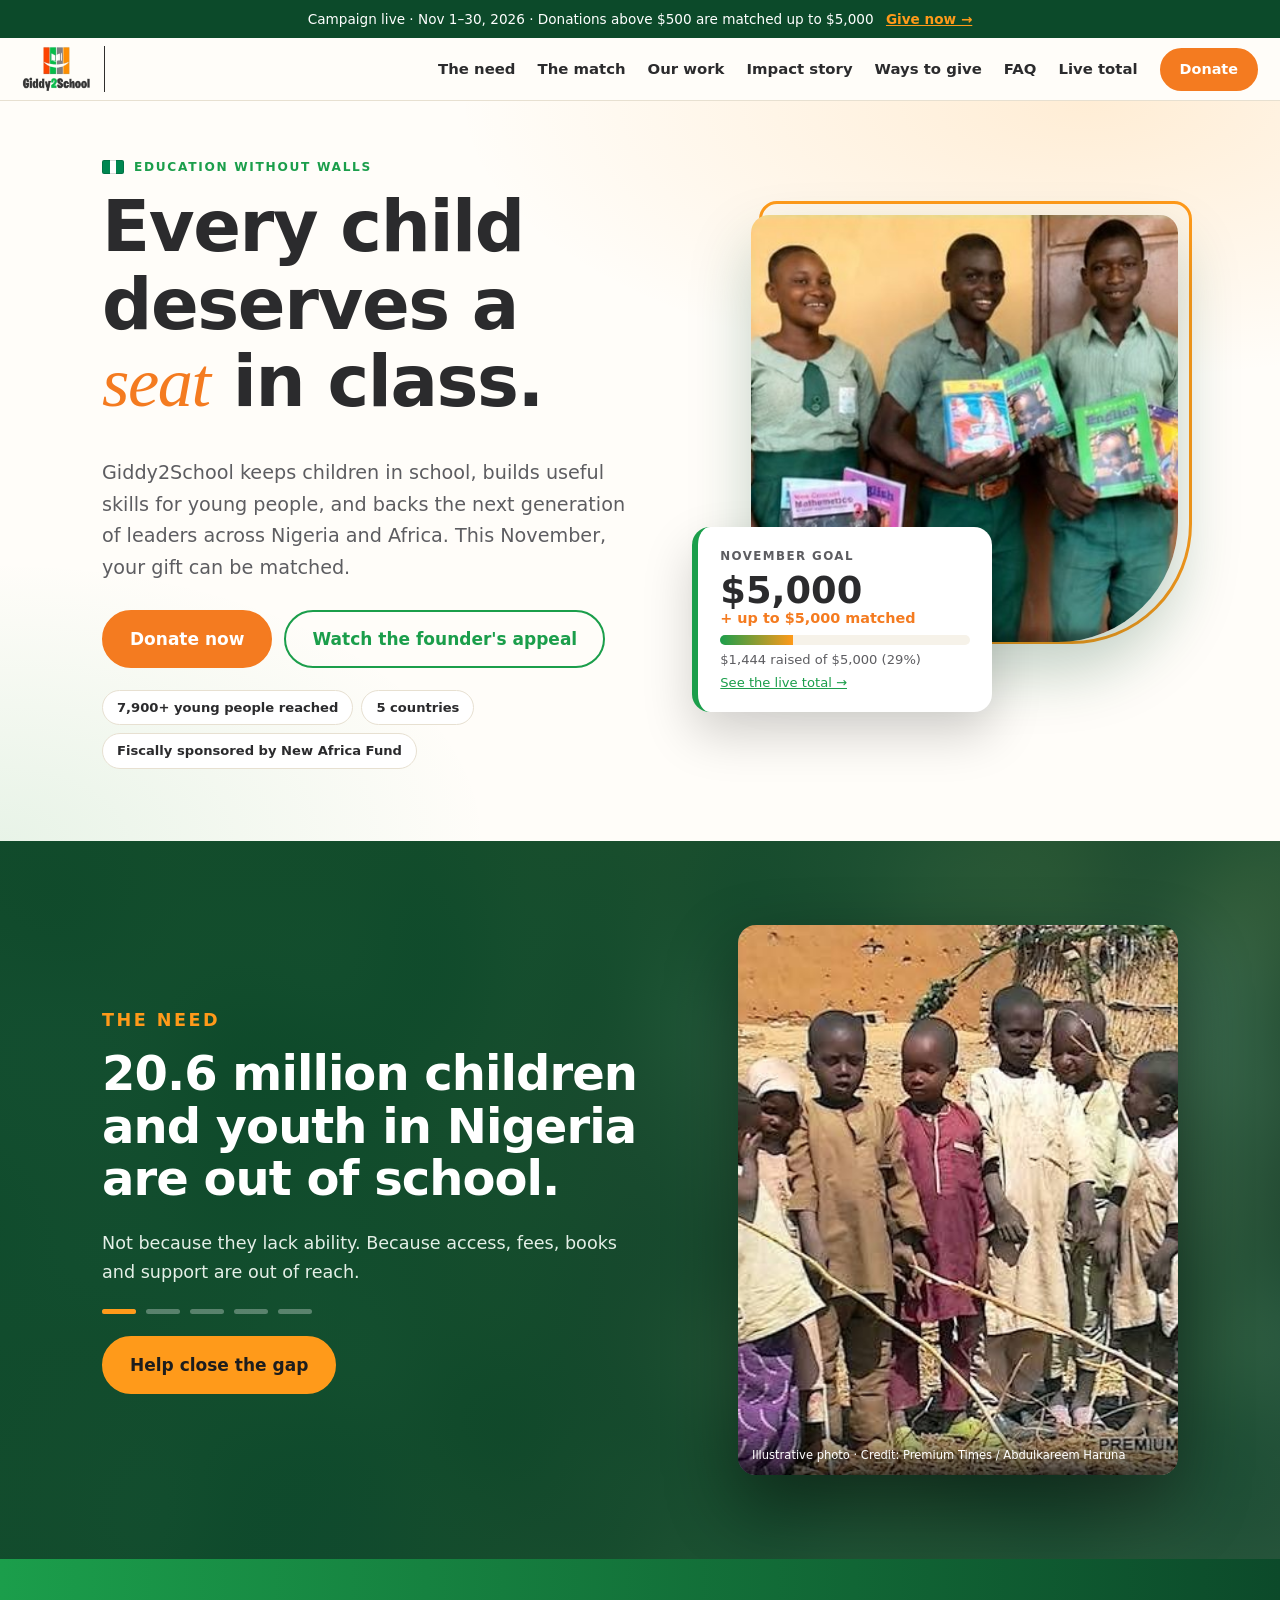
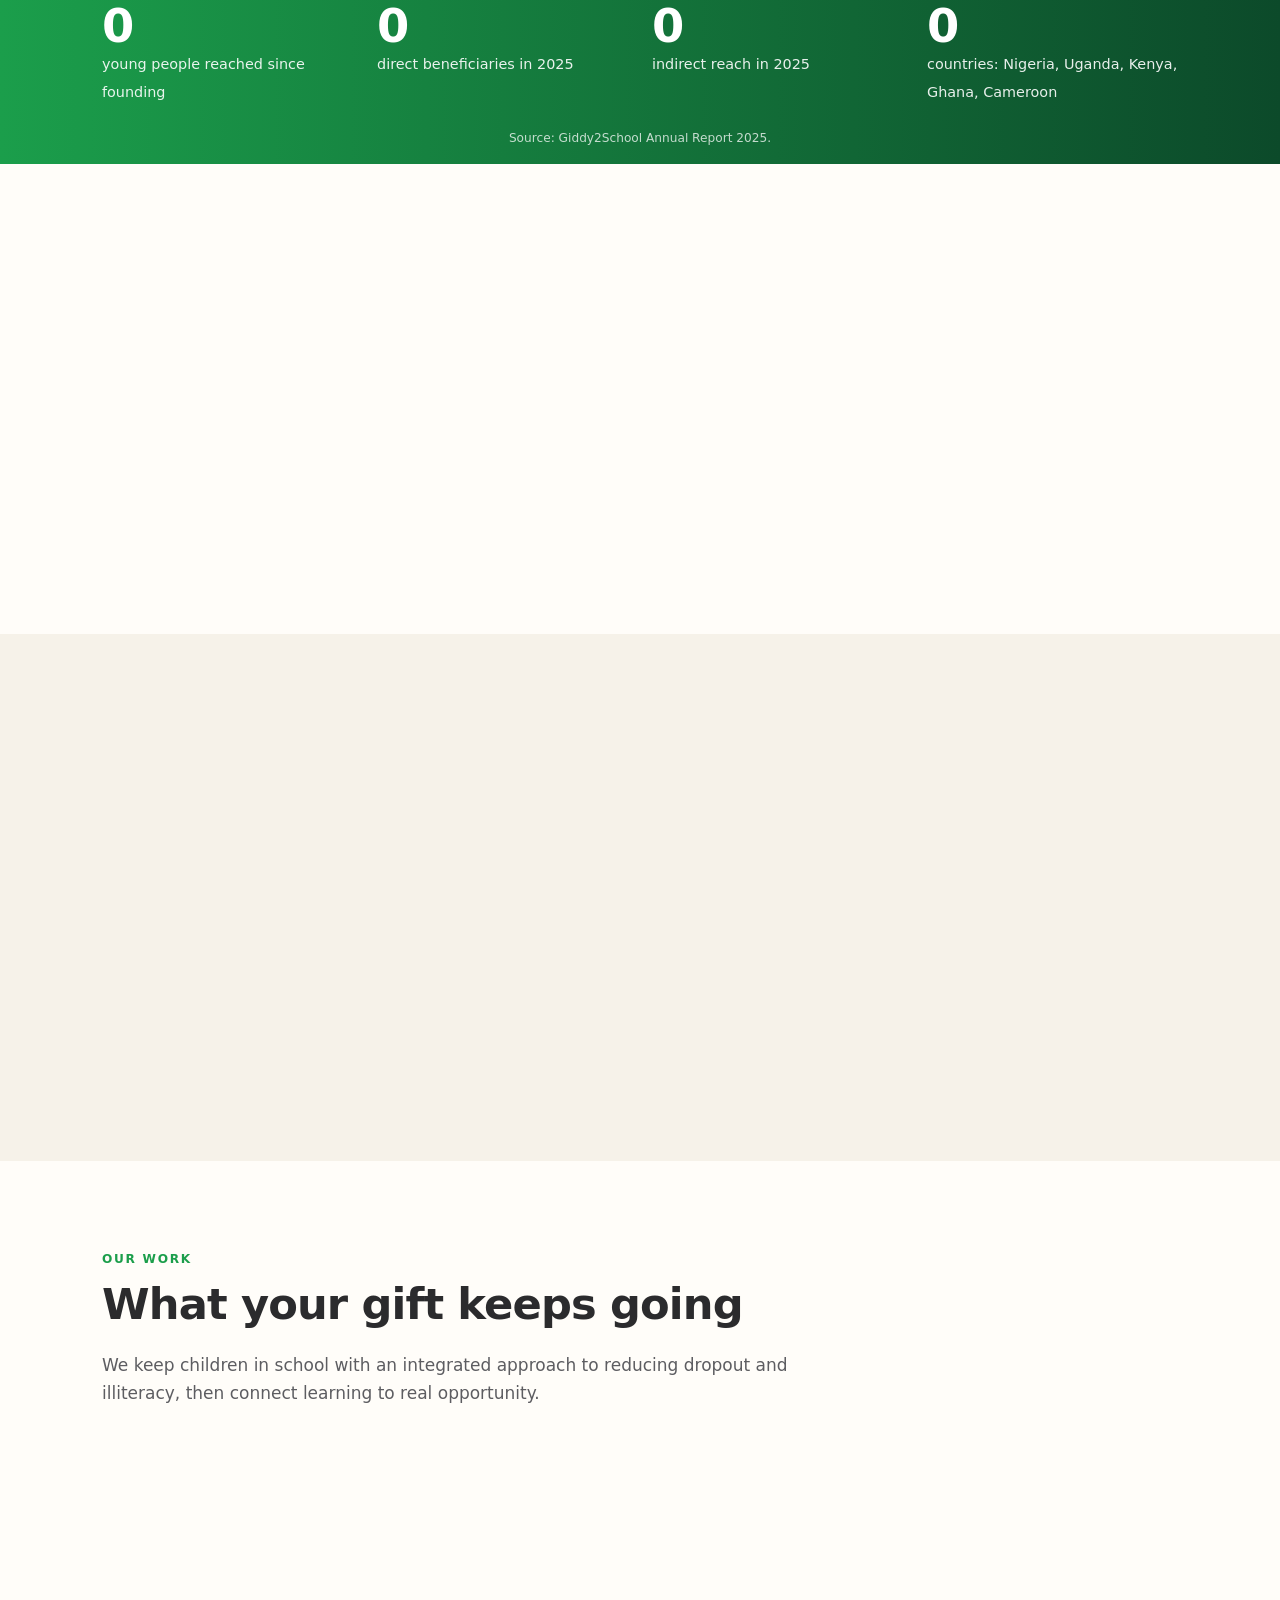
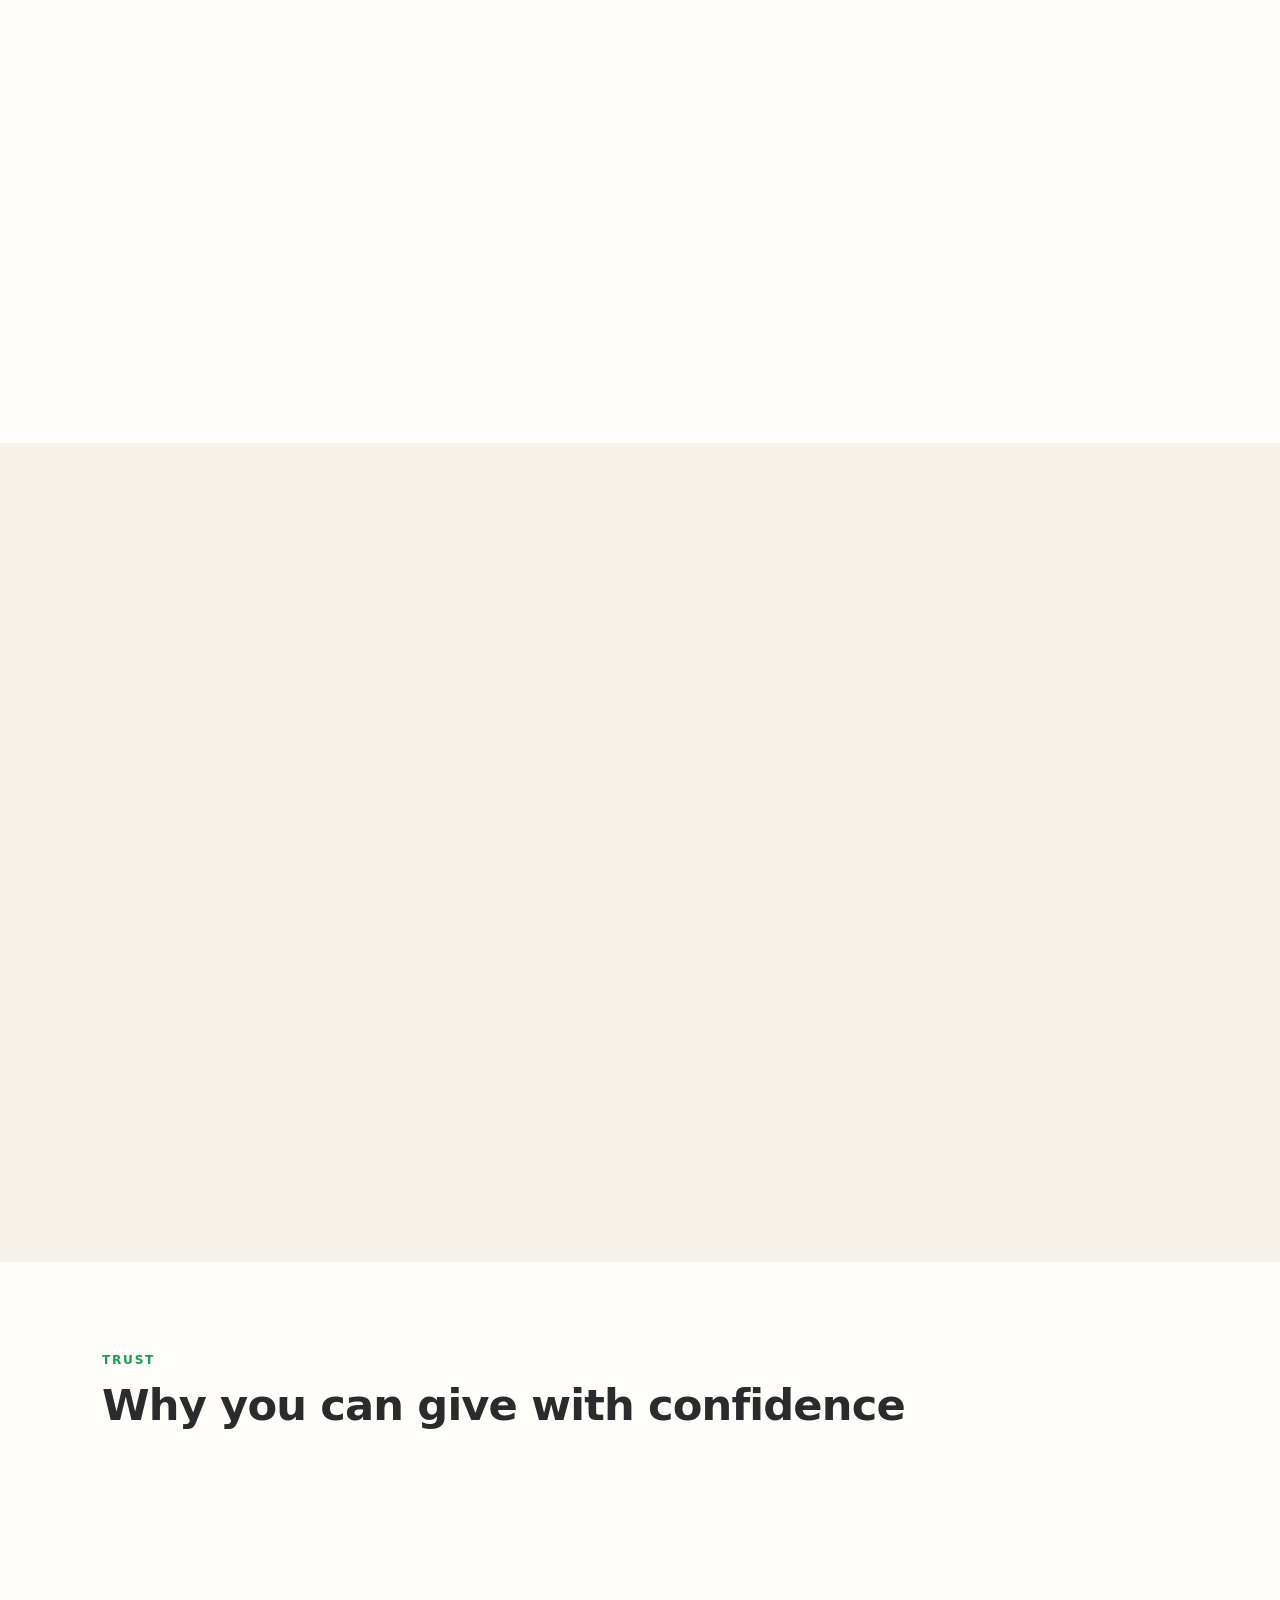
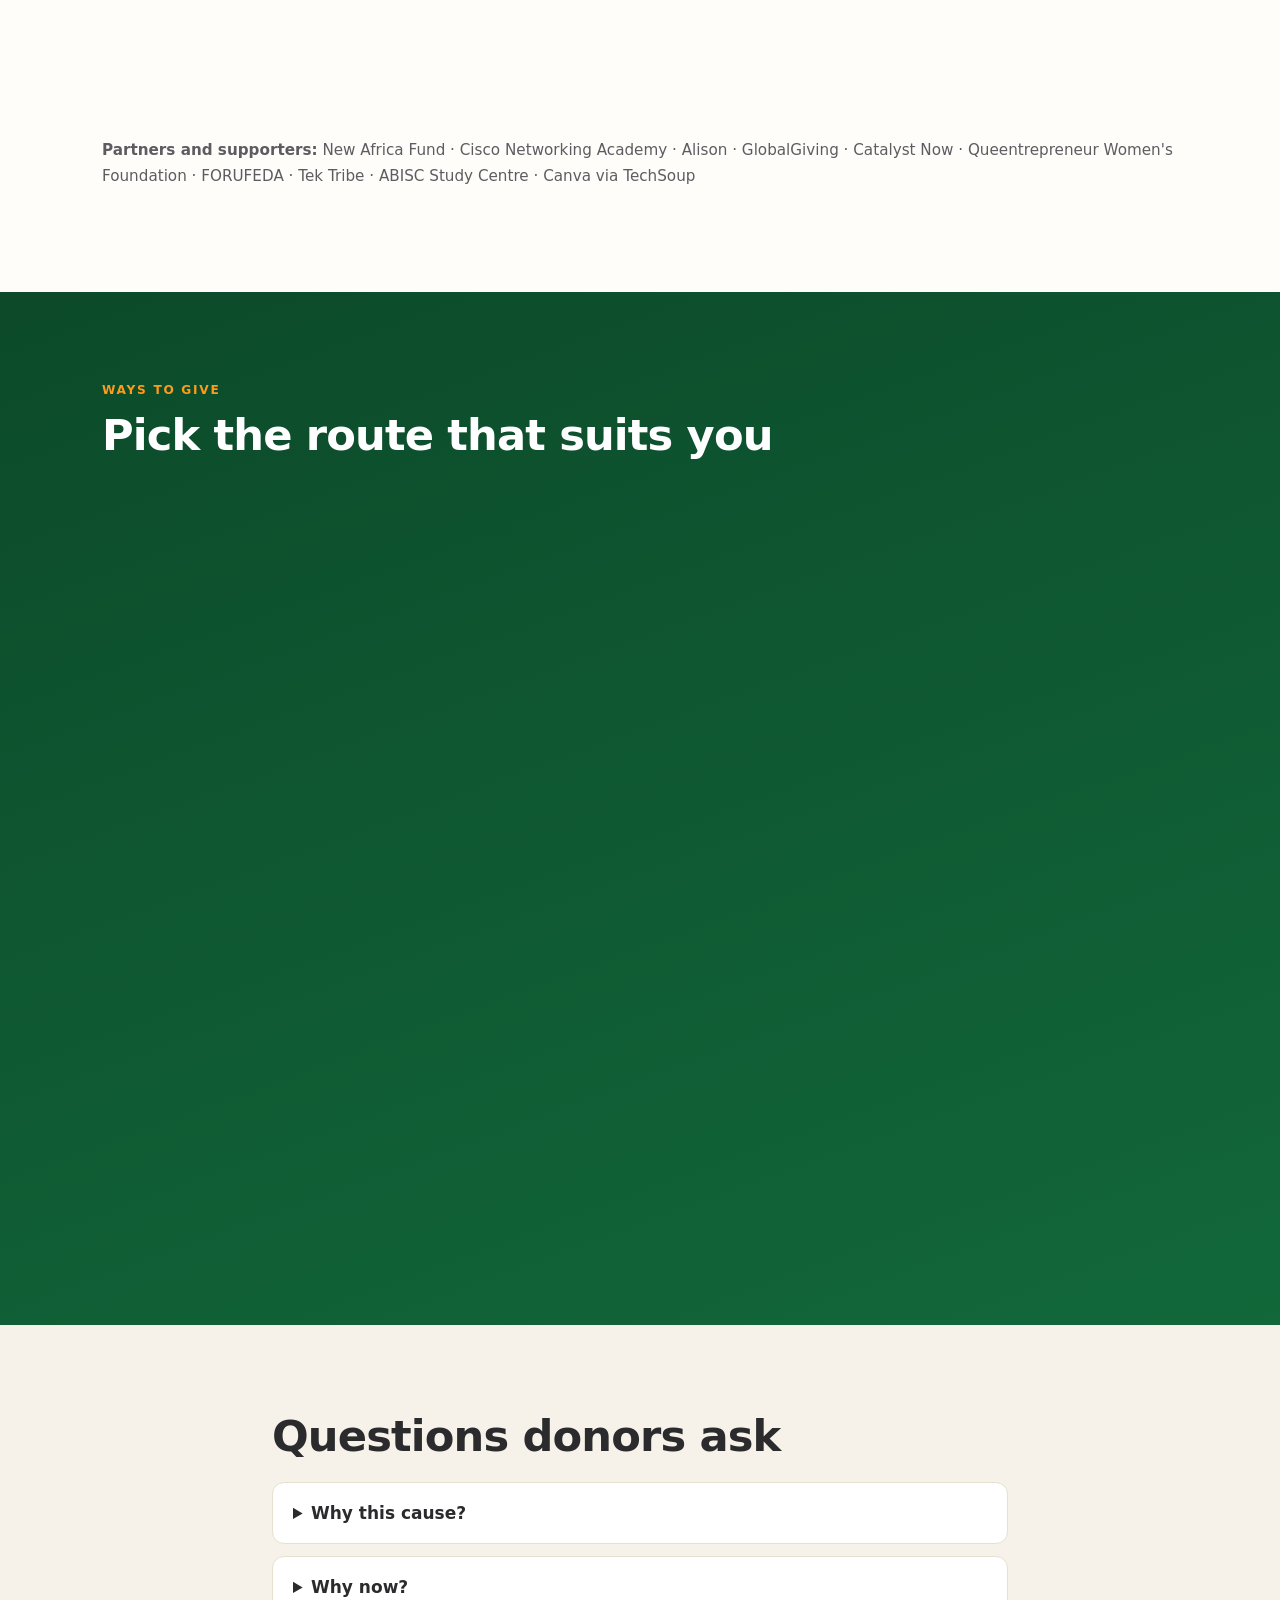
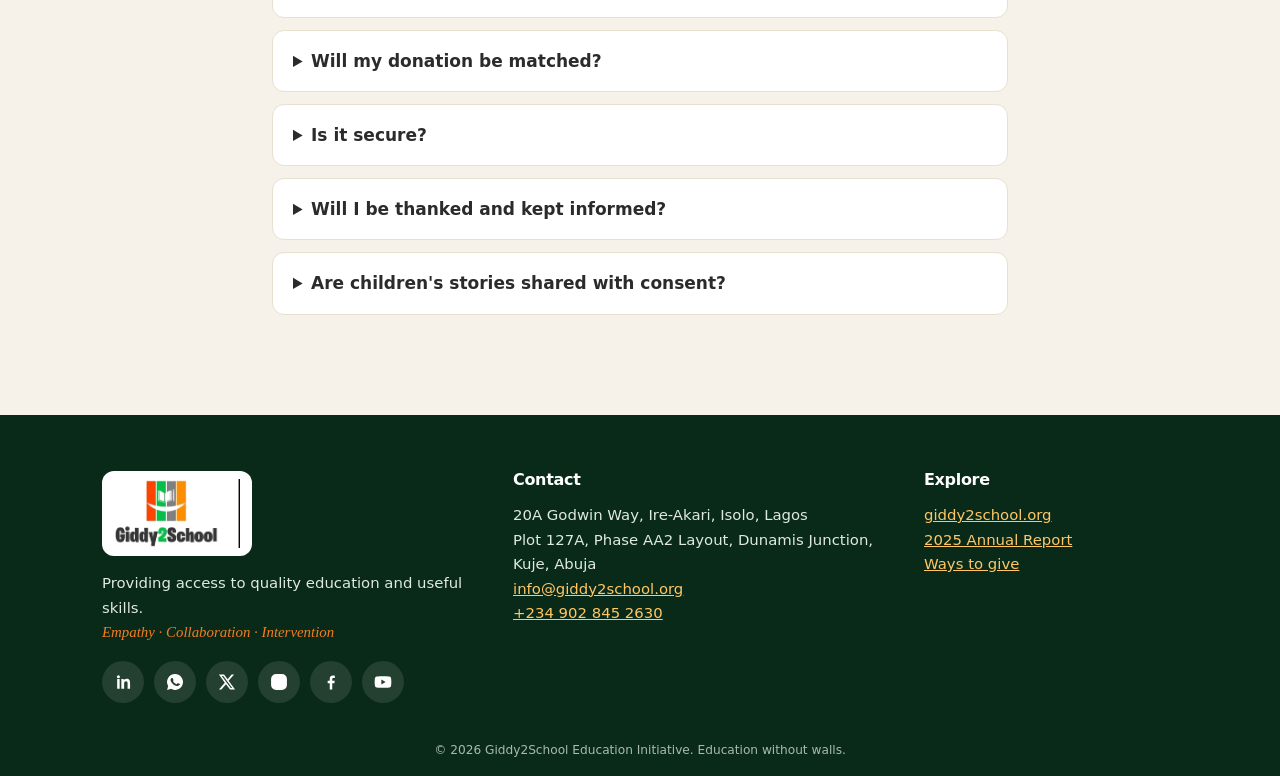
<file: index.html>
<!DOCTYPE html>
<html lang="en">
<head>
<meta charset="utf-8">
<meta name="viewport" content="width=device-width, initial-scale=1, viewport-fit=cover">
<title>Giddy2School Education Initiative | Every child deserves a seat in class</title>
<meta name="description" content="Giddy2School keeps children in school and builds useful skills for young people across Nigeria and Africa. Join our November 2026 campaign: raise $5,000 and unlock up to $5,000 in matching funds.">
<meta http-equiv="Content-Security-Policy" content="default-src 'none'; img-src 'self' data:; media-src 'self'; style-src 'self'; script-src 'self'; connect-src 'self'; form-action 'none'; base-uri 'none'">
<meta name="referrer" content="strict-origin-when-cross-origin">
<meta name="theme-color" content="#0c4a2a">
<meta property="og:title" content="Every child deserves a seat in class | Giddy2School">
<meta property="og:description" content="Raise $5,000, unlock up to $5,000 in matching funds. Donate and share with five people.">
<meta property="og:type" content="website">
<link rel="icon" href="assets/favicon.png">
<link rel="stylesheet" href="style.css">
</head>
<body>
<a class="skip" href="#main">Skip to content</a>
<div class="strip">Campaign live · Nov 1–30, 2026 · Donations above $500 are matched up to $5,000 <a data-donate href="#">Give now →</a></div>
<header class="top" id="top">
  <a class="brand" href="#top" aria-label="Giddy2School home"><img src="assets/logo.png" alt="Giddy2School" width="150" height="81"></a>
  <button class="burger" id="burger" aria-expanded="false" aria-controls="nav" aria-label="Menu"><i></i><i></i><i></i></button>
  <nav id="nav" aria-label="Main">
    <a href="#need">The need</a><a href="#match">The match</a><a href="#work">Our work</a><a href="#story">Impact story</a><a href="#give">Ways to give</a><a href="#faq">FAQ</a><a href="raised.html">Live total</a>
    <a class="btn small" data-donate href="#">Donate</a>
  </nav>
</header>

<main id="main">
<section class="hero">
  <div class="wrap hero-grid">
    <div class="rv">
      <p class="eyebrow"><span class="flag" aria-hidden="true"></span> Education without walls</p>
      <h1>Every child deserves a <em>seat</em> in class.</h1>
      <p class="lead">Giddy2School keeps children in school, builds useful skills for young people, and backs the next generation of leaders across Nigeria and Africa. This November, your gift can be matched.</p>
      <div class="cta-row"><a class="btn" data-donate href="#">Donate now</a><a class="btn ghost" href="#video">Watch the founder's appeal</a></div>
      <ul class="chips"><li>7,900+ young people reached</li><li>5 countries</li><li>Fiscally sponsored by New Africa Fund</li></ul>
    </div>
    <div class="hero-art rv">
      <img src="assets/badagry-books.jpg" width="410" height="394" alt="Students in Badagry, Lagos, holding new textbooks after a Giddy2School outreach">
      <aside class="goal" aria-label="Campaign goal">
        <p class="label">November goal</p>
        <p class="big">$5,000<span>+ up to $5,000 matched</span></p>
        <div class="bar" id="barWrap" hidden><i id="bar"></i></div>
        <p class="fine" id="raisedTxt">Raise more than $500 and matching begins.</p>
        <p class="fine" id="days"></p><p class="fine"><a href="raised.html">See the live total →</a></p>
      </aside>
    </div>
  </div>
</section>

<section class="need" id="need" aria-roledescription="carousel" aria-label="Why education access matters">
  <div class="bgs" aria-hidden="true"><i class="bg b0 on" data-i="0"></i><i class="bg b1" data-i="1"></i><i class="bg b2" data-i="2"></i><i class="bg b3" data-i="3"></i><i class="bg b4" data-i="4"></i></div>
  <div class="wrap need-grid">
    <div class="copy" aria-live="polite">
      <p class="eyebrow light">The need</p>
      <div class="t on" data-i="0"><h2>20.6 million children and youth in Nigeria are out of school.</h2><p>Not because they lack ability. Because access, fees, books and support are out of reach.</p></div>
      <div class="t" data-i="1"><h2>Potential is everywhere. Access is not.</h2><p>No one chooses where they are born. Where a child starts should never decide how far they go.</p></div>
      <div class="t" data-i="2"><h2>What keeps a child in school is small.</h2><p>A bag. A notebook. A pen. Someone who shows up and cares.</p></div>
      <div class="t" data-i="3"><h2>A book in hand changes the morning.</h2><p>Learning materials turn attendance into confidence, and confidence into progress.</p></div>
      <div class="t" data-i="4"><h2>Learning shouldn't happen on bare floors.</h2><p>Many classrooms have no desks, no library and too few books. That is the gap we exist to close.</p></div>
      <div class="dots" role="tablist" aria-label="Choose slide"><button data-go="0" class="on" aria-label="Slide 1"></button><button data-go="1" aria-label="Slide 2"></button><button data-go="2" aria-label="Slide 3"></button><button data-go="3" aria-label="Slide 4"></button><button data-go="4" aria-label="Slide 5"></button></div>
      <a class="btn amber" data-donate href="#">Help close the gap</a>
    </div>
    <div class="frame">
      <figure class="sl on" data-i="0"><img src="assets/oos-2.jpg" alt="Children in a rural community" loading="lazy"><figcaption>Illustrative photo · Credit: Premium Times / Abdulkareem Haruna</figcaption></figure>
      <figure class="sl" data-i="1"><img src="assets/oos-1.jpg" alt="Girls in a community" loading="lazy"><figcaption>Illustrative photo</figcaption></figure>
      <figure class="sl" data-i="2"><img src="assets/oos-3.jpg" alt="A boy holding a school bag and water bottle" loading="lazy"><figcaption>Illustrative photo</figcaption></figure>
      <figure class="sl" data-i="3"><img src="assets/oos-4.jpg" alt="Two boys sharing books and pens" loading="lazy"><figcaption>Illustrative photo</figcaption></figure>
      <figure class="sl" data-i="4"><img src="assets/oos-5.jpg" alt="Pupils writing on the floor of a classroom" loading="lazy"><figcaption>Illustrative photo · Credit: AREAi</figcaption></figure>
    </div>
  </div>
</section>

<section class="stats" aria-label="Impact figures">
  <div class="wrap">
    <div><b data-n="7900" data-s="+">0</b><span>young people reached since founding</span></div>
    <div><b data-n="646" data-s="+">0</b><span>direct beneficiaries in 2025</span></div>
    <div><b data-n="20000" data-s="+">0</b><span>indirect reach in 2025</span></div>
    <div><b data-n="5">0</b><span>countries: Nigeria, Uganda, Kenya, Ghana, Cameroon</span></div>
  </div>
  <p class="src">Source: Giddy2School Annual Report 2025.</p>
</section>

<section class="sec" id="video">
  <div class="wrap two">
    <div class="rv">
      <p class="eyebrow">From our founder</p>
      <h2>Become the mission.</h2>
      <p>Hear why this campaign matters, what your gift keeps going, and how five minutes of your time can reach five more people.</p>
      <a class="btn" data-donate href="#">Donate today</a>
    </div>
    <div class="vid rv"><video controls preload="none" playsinline poster="assets/poster.jpg"><source src="assets/campaign.mp4" type="video/mp4">Your browser can't play this video.</video></div>
  </div>
</section>

<section class="sec alt" id="match">
  <div class="wrap two">
    <div class="rv">
      <p class="eyebrow">The match</p>
      <h2>Raise $5,000. Unlock up to $5,000 more.</h2>
      <p>Our fiscal sponsor, New Africa Fund, has confirmed that donations raised above $500 will be matched, up to $5,000.</p>
      <p>If we reach the full $5,000 target, we receive another $5,000: <b>$10,000 for education and skills.</b> Any amount helps. Here is how we get there together:</p>
    </div>
    <ul class="paths rv">
      <li><b>500</b> people × <b>$10</b></li><li><b>250</b> people × <b>$20</b></li><li><b>20</b> people × <b>$250</b></li><li>Or any mix that adds up to <b>$5,000</b></li>
    </ul>
  </div>
</section>

<section class="sec" id="work">
  <div class="wrap">
    <p class="eyebrow">Our work</p>
    <h2>What your gift keeps going</h2>
    <p class="sub">We keep children in school with an integrated approach to reducing dropout and illiteracy, then connect learning to real opportunity.</p>
    <div class="grid">
      <article class="card rv"><span class="ic o">01</span><h3>Literacy &amp; Numeracy Club</h3><p>Safe, lively learning spaces in partner schools. In 2025: 472 students across 10 schools in Nigeria and Uganda.</p></article>
      <article class="card rv"><span class="ic g">02</span><h3>Global Leadership Fellowship</h3><p>Leadership plus a technical track in web development, data analysis, design and writing. 322 applicants in 2025; 31 graduated.</p></article>
      <article class="card rv"><span class="ic a">03</span><h3>Skills Hub</h3><p>Digital literacy, career development and entrepreneurship courses. 20 young people trained in 2025.</p></article>
      <article class="card rv"><span class="ic r">04</span><h3>Sponsor a Child Initiative</h3><p>Fees, learning materials and support for children at risk of dropping out. 6 children supported in 2025.</p></article>
    </div>
  </div>
</section>

<section class="sec alt" id="story">
  <div class="wrap">
    <div class="story-img rv"><img src="assets/badagry-group.jpg" width="960" height="290" alt="Students and Giddy2School volunteers in Badagry holding new books" loading="lazy"></div>
    <div class="two top-gap">
      <div class="rv"><p class="eyebrow">Impact story · Badagry, Lagos</p><h2>Books should not be a luxury.</h2></div>
      <div class="rv"><p>Badagry is a border community where most schools have no library. After our outreach, a student named Samuel ran out to tell us how special he and his classmates felt, and that no one cared, but we did.</p><p><b>This is Giddy2School. Our mission is to reach the unreached.</b></p><a class="btn" data-donate href="#">Unlock more opportunities</a></div>
    </div>
  </div>
</section>

<section class="sec" id="trust">
  <div class="wrap">
    <p class="eyebrow">Trust</p><h2>Why you can give with confidence</h2>
    <div class="grid three">
      <div class="card rv"><h3>Recognised</h3><p>Montessori Global STAR Endorsement and Lifelong Learning Award (2025). Featured in the HundrED Global Collection 2025.</p></div>
      <div class="card rv"><h3>Published</h3><p><a rel="noopener noreferrer" target="_blank" href="https://www.tandfonline.com/doi/full/10.1080/00094056.2025.2574241">Learners at the Wheels</a>, our first academic paper, appeared in Taylor &amp; Francis in 2025.</p></div>
      <div class="card rv"><h3>Accountable</h3><p>Fiscally sponsored by New Africa Fund. Pledges count only when payment is confirmed, every donor is thanked, and we report publicly on how funds are used.</p></div>
    </div>
    <p class="partners"><b>Partners and supporters:</b> New Africa Fund · Cisco Networking Academy · Alison · GlobalGiving · Catalyst Now · Queentrepreneur Women's Foundation · FORUFEDA · Tek Tribe · ABISC Study Centre · Canva via TechSoup</p>
  </div>
</section>

<section class="sec give" id="give">
  <div class="wrap">
    <p class="eyebrow light">Ways to give</p><h2>Pick the route that suits you</h2>
    <div class="grid three">
      <div class="card gcard rv"><h3>Donate online</h3><p>Secure card giving through our official donation page.</p><a class="btn" data-donate href="#">Donate online</a></div>
      <div class="card gcard rv"><h3>Bank transfer (Nigeria)</h3><p>Giddy2School Education Initiative<br><b class="acct">6810797904</b> · Moniepoint MFB</p><button class="btn ghost" id="acct" type="button">Copy account number</button></div>
      <div class="card gcard rv"><h3>International</h3><p>Give from abroad through our GlobalGiving project.</p><a class="btn ghost" target="_blank" rel="noopener noreferrer" href="https://bit.ly/Donate_Giddy2School">GlobalGiving</a></div>
    </div>
    <div class="card qr rv"><img src="assets/donate-qr.svg" width="140" height="140" alt="QR code to the Giddy2School donation page"><div><h3>Scan to give</h3><p>Print it on fliers or show it at events. It opens the official donation page.</p></div></div>
    <div class="grid three share">
      <div class="card rv"><span class="ic g">1</span><h3>Donate</h3><p>Any amount you can comfortably afford.</p></div>
      <div class="card rv"><span class="ic o">2</span><h3>Share with five</h3><p>Send it to five people or groups.</p><a class="btn small" id="wa" target="_blank" rel="noopener noreferrer" href="#">WhatsApp</a> <button class="btn small ghost" id="copy" type="button">Copy link</button></div>
      <div class="card rv"><span class="ic a">3</span><h3>Connect us</h3><p>Know a CSR team or foundation?</p><a class="btn small ghost" href="mailto:partnerships@giddy2school.org?subject=Introduction%20for%20the%20Giddy2School%20campaign">Email us</a></div>
    </div>
  </div>
</section>

<section class="sec alt" id="faq">
  <div class="wrap narrow">
    <h2>Questions donors ask</h2>
    <details><summary>Why this cause?</summary><p>20.6 million children and youth in Nigeria are out of school. We keep children enrolled, bring others back, and build skills that turn learning into opportunity.</p></details>
    <details><summary>Why now?</summary><p>Matching is available during the November 1–30, 2026 campaign window, so gifts made now can go further.</p></details>
    <details><summary>Will my donation be matched?</summary><p>Donations raised above $500 are matched up to $5,000 under terms confirmed by New Africa Fund. Pledges count only once payment is confirmed.</p></details>
    <details><summary>Is it secure?</summary><p>Every Donate button opens our official donation page. This website never collects or stores payment details.</p></details>
    <details><summary>Will I be thanked and kept informed?</summary><p>Yes. Every confirmed donor receives a personal thank-you and updates on progress and use of funds.</p></details>
    <details><summary>Are children's stories shared with consent?</summary><p>Always. We protect the dignity and privacy of every child and publish stories and photos only with appropriate consent.</p></details>
  </div>
</section>
</main>

<footer>
  <div class="wrap foot">
    <div><img src="assets/logo.png" alt="Giddy2School" width="150" height="81" class="flogo"><p>Providing access to quality education and useful skills.<br><em>Empathy · Collaboration · Intervention</em></p>
      <p class="soc">
        <a aria-label="LinkedIn" rel="noopener noreferrer" target="_blank" href="https://linkedin.com/company/giddy2school-nigeria"><svg viewBox="0 0 24 24"><path d="M5 8.5h3V20H5V8.5zM6.5 3.8a1.8 1.8 0 110 3.6 1.8 1.8 0 010-3.6zM10 8.5h2.9v1.6c.5-.9 1.6-1.9 3.4-1.9 3.5 0 4.2 2.3 4.2 5.3V20h-3v-5.7c0-1.4 0-3.1-1.9-3.1s-2.2 1.5-2.2 3V20H10V8.5z"/></svg></a>
        <a aria-label="WhatsApp" rel="noopener noreferrer" target="_blank" href="https://wa.me/2349028452630"><svg viewBox="0 0 24 24"><path d="M12 2.5a9.5 9.5 0 00-8.2 14.3L2.5 21.5l4.8-1.3A9.5 9.5 0 1012 2.5zm4.9 13.1c-.2.6-1.2 1.1-1.7 1.2-.5.1-1 .1-3.1-.7-2.6-1.1-4.2-3.7-4.4-3.9-.1-.2-1-1.3-1-2.6s.7-1.9.9-2.1c.2-.3.5-.3.7-.3h.5c.2 0 .4 0 .6.5l.8 1.8c.1.2.1.3 0 .5l-.4.6c-.1.2-.3.3-.1.6.2.3.8 1.3 1.7 2 1.1 1 2 1.3 2.3 1.4.3.1.5.1.6-.1l.8-1c.2-.2.4-.2.6-.1l1.7.8c.2.1.4.2.4.3.1.2.1.7-.1 1.2z"/></svg></a>
        <a aria-label="X" rel="noopener noreferrer" target="_blank" href="https://x.com/giddy2school"><svg viewBox="0 0 24 24"><path d="M17.5 3h3l-6.6 7.5L21.7 21h-6.1l-4.8-6.3L5.3 21h-3l7-8.1L2.3 3h6.2l4.3 5.7L17.5 3zm-1 16.2h1.7L7.5 4.7H5.7l10.8 14.5z"/></svg></a>
        <a aria-label="Instagram" rel="noopener noreferrer" target="_blank" href="https://instagram.com/giddy2school"><svg viewBox="0 0 24 24" fill="none" stroke="currentColor" stroke-width="2"><rect x="3.5" y="3.5" width="17" height="17" rx="5"/><circle cx="12" cy="12" r="4"/><circle cx="17" cy="7" r="1" fill="currentColor"/></svg></a>
        <a aria-label="Facebook" rel="noopener noreferrer" target="_blank" href="https://facebook.com/Giddy2SchoolNigeria"><svg viewBox="0 0 24 24"><path d="M13.5 21v-7.5h2.6l.4-3h-3V8.6c0-.9.3-1.5 1.5-1.5h1.6V4.4c-.3 0-1.2-.1-2.3-.1-2.3 0-3.8 1.4-3.8 3.9v2.3H8v3h2.5V21h3z"/></svg></a>
        <a aria-label="YouTube" rel="noopener noreferrer" target="_blank" href="https://youtube.com/@Giddy2School"><svg viewBox="0 0 24 24"><path d="M21.6 7.2a2.5 2.5 0 00-1.8-1.8C18.2 5 12 5 12 5s-6.2 0-7.8.4A2.5 2.5 0 002.4 7.2C2 8.8 2 12 2 12s0 3.2.4 4.8a2.5 2.5 0 001.8 1.8C5.8 19 12 19 12 19s6.2 0 7.8-.4a2.5 2.5 0 001.8-1.8c.4-1.6.4-4.8.4-4.8s0-3.2-.4-4.8zM10 15V9l5.2 3L10 15z"/></svg></a>
      </p></div>
    <div><h4>Contact</h4><p>20A Godwin Way, Ire-Akari, Isolo, Lagos<br>Plot 127A, Phase AA2 Layout, Dunamis Junction, Kuje, Abuja<br><a href="mailto:info@giddy2school.org">info@giddy2school.org</a><br><a href="tel:+2349028452630">+234 902 845 2630</a></p></div>
    <div><h4>Explore</h4><p><a rel="noopener noreferrer" target="_blank" href="https://www.giddy2school.org">giddy2school.org</a><br><a rel="noopener noreferrer" target="_blank" href="https://giddy2school2025annualreport.netlify.app/">2025 Annual Report</a><br><a href="#give">Ways to give</a></p></div>
  </div>
  <p class="src">© 2026 Giddy2School Education Initiative. Education without walls.</p>
</footer>
<a class="mbar" data-donate href="#">Donate · Unlock the match</a>
<script src="script.js"></script>
</body>
</html>
</file>
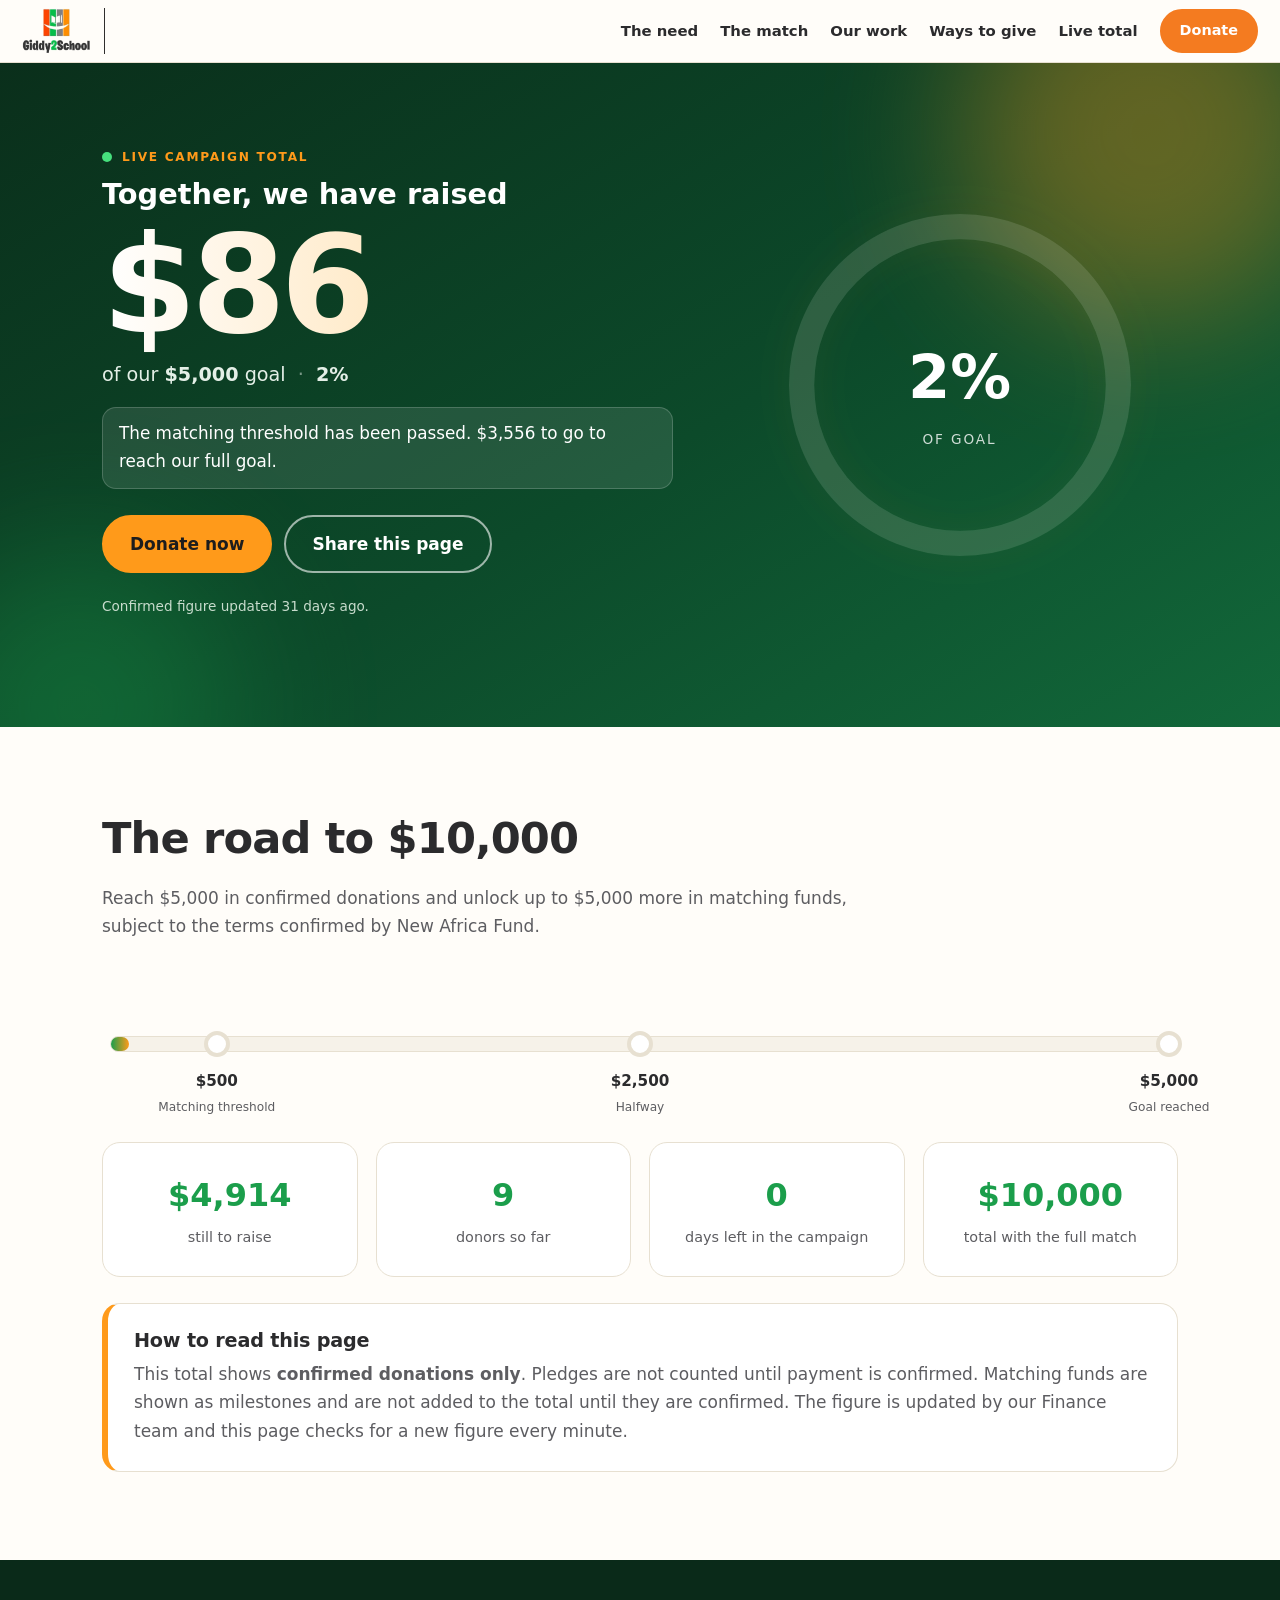
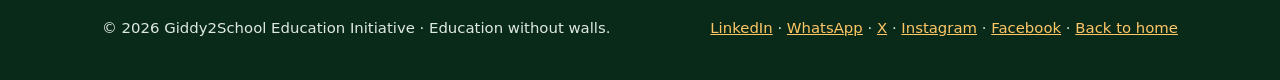
<file: raised.html>
<!DOCTYPE html>
<html lang="en">
<head>
<meta charset="utf-8">
<meta name="viewport" content="width=device-width, initial-scale=1, viewport-fit=cover">
<title>Live campaign total | Giddy2School Education Initiative</title>
<meta name="description" content="Follow the Giddy2School November 2026 campaign live: confirmed donations raised toward our $5,000 goal and the matching threshold.">
<meta http-equiv="Content-Security-Policy" content="default-src 'none'; img-src 'self' data:; style-src 'self'; script-src 'self'; connect-src 'self'; form-action 'none'; base-uri 'none'">
<meta name="referrer" content="strict-origin-when-cross-origin">
<meta name="theme-color" content="#0c4a2a">
<link rel="icon" href="assets/favicon.png">
<link rel="stylesheet" href="style.css">
<link rel="stylesheet" href="raised.css">
</head>
<body>
<a class="skip" href="#main">Skip to content</a>
<header class="top" id="top">
  <a class="brand" href="index.html" aria-label="Giddy2School home"><img src="assets/logo.png" alt="Giddy2School" width="150" height="81"></a>
  <button class="burger" id="burger" aria-expanded="false" aria-controls="nav" aria-label="Menu"><i></i><i></i><i></i></button>
  <nav id="nav" aria-label="Main">
    <a href="index.html#need">The need</a><a href="index.html#match">The match</a><a href="index.html#work">Our work</a><a href="index.html#give">Ways to give</a><a href="raised.html" aria-current="page">Live total</a>
    <a class="btn small" data-donate href="#">Donate</a>
  </nav>
</header>

<main id="main">
<section class="live">
  <div class="orb o1" aria-hidden="true"></div><div class="orb o2" aria-hidden="true"></div>
  <div class="wrap live-grid">
    <div class="rv in">
      <p class="eyebrow light"><span class="pulse" aria-hidden="true"></span> Live campaign total</p>
      <h1>Together, we have raised</h1>
      <p class="total" id="total" aria-live="polite">$0</p>
      <p class="of">of our <b>$5,000</b> goal <span class="sep">·</span> <b id="pct">0%</b></p>
      <p class="msg" id="msg">Loading the latest figure…</p>
      <div class="cta-row"><a class="btn amber" data-donate href="#">Donate now</a><a class="btn ghost light" id="wa" target="_blank" rel="noopener noreferrer" href="#">Share this page</a></div>
      <p class="upd" id="upd"></p>
    </div>
    <div class="ringwrap rv in" role="img" aria-label="Progress toward the fundraising goal" id="ringbox">
      <svg viewBox="0 0 200 200" class="ring" aria-hidden="true">
        <defs><linearGradient id="g" x1="0" y1="0" x2="1" y2="1"><stop offset="0" stop-color="#ff9a1a"/><stop offset=".55" stop-color="#f47b20"/><stop offset="1" stop-color="#1b9e4b"/></linearGradient></defs>
        <circle class="trk" cx="100" cy="100" r="88"/>
        <circle class="arc" id="arc" cx="100" cy="100" r="88" stroke="url(#g)"/>
      </svg>
      <div class="ringtxt"><b id="ringpct">0%</b><span>of goal</span></div>
    </div>
  </div>
</section>

<section class="sec">
  <div class="wrap">
    <div class="trackhead"><h2>The road to $10,000</h2><p class="sub">Reach $5,000 in confirmed donations and unlock up to $5,000 more in matching funds, subject to the terms confirmed by New Africa Fund.</p></div>
    <div class="track" aria-hidden="true"><div class="fill" id="fill"></div>
      <div class="mk" data-v="500"><i></i><span>$500<br><small>Matching threshold</small></span></div>
      <div class="mk" data-v="2500"><i></i><span>$2,500<br><small>Halfway</small></span></div>
      <div class="mk" data-v="5000"><i></i><span>$5,000<br><small>Goal reached</small></span></div>
    </div>
    <div class="cards">
      <div class="card stat"><b id="left">$5,000</b><span>still to raise</span></div>
      <div class="card stat" id="donorcard"><b id="donors">0</b><span>donors so far</span></div>
      <div class="card stat"><b id="days">–</b><span>days left in the campaign</span></div>
      <div class="card stat"><b>$10,000</b><span>total with the full match</span></div>
    </div>
    <div class="note card">
      <h3>How to read this page</h3>
      <p>This total shows <b>confirmed donations only</b>. Pledges are not counted until payment is confirmed. Matching funds are shown as milestones and are not added to the total until they are confirmed. The figure is updated by our Finance team and this page checks for a new figure every minute.</p>
    </div>
  </div>
</section>
</main>

<footer>
  <div class="wrap foot2"><p>© 2026 Giddy2School Education Initiative · Education without walls.</p>
  <p><a rel="noopener noreferrer" target="_blank" href="https://linkedin.com/company/giddy2school-nigeria">LinkedIn</a> · <a rel="noopener noreferrer" target="_blank" href="https://wa.me/2349028452630">WhatsApp</a> · <a rel="noopener noreferrer" target="_blank" href="https://x.com/giddy2school">X</a> · <a rel="noopener noreferrer" target="_blank" href="https://instagram.com/giddy2school">Instagram</a> · <a rel="noopener noreferrer" target="_blank" href="https://facebook.com/Giddy2SchoolNigeria">Facebook</a> · <a href="index.html">Back to home</a></p></div>
</footer>
<script src="raised.js"></script>
</body>
</html>
</file>
<file: style.css>
:root{--green:#1b9e4b;--deep:#0c4a2a;--orange:#f47b20;--red:#ff4f12;--amber:#ff9a1a;--grey:#7b7b7d;--ink:#2b2b2d;--mute:#5d5d61;--bg:#fffdf9;--alt:#f6f2e9;--card:#fff;--line:#e7e0d1;--r:18px}
@media(prefers-color-scheme:dark){:root{--ink:#f3f0e8;--mute:#bdbdb6;--bg:#12170f;--alt:#182016;--card:#1e281c;--line:#2e3a2b;--green:#46c777;--deep:#0a2f1b}}
*{box-sizing:border-box}html{scroll-behavior:smooth;scroll-padding-top:90px}
body{margin:0;background:var(--bg);color:var(--ink);font:17px/1.65 "Avenir Next","Segoe UI",system-ui,-apple-system,Roboto,sans-serif;-webkit-font-smoothing:antialiased}
h1,h2,h3,h4{font-weight:800;line-height:1.1;margin:0 0 .5em;letter-spacing:-.02em}
h1{font-size:clamp(2.5rem,6vw,4.4rem)}h2{font-size:clamp(1.8rem,3.8vw,2.7rem)}h3{font-size:1.2rem;letter-spacing:-.01em}
em{font-family:Georgia,serif;color:var(--orange);font-weight:400}
img{max-width:100%;height:auto;display:block}a{color:var(--green)}
.wrap{max-width:1120px;margin:0 auto;padding:0 22px}.narrow{max-width:780px}
.skip{position:absolute;left:-999px}.skip:focus{left:10px;top:10px;background:#fff;color:#000;padding:8px;z-index:99}
.strip{background:var(--deep);color:#fff;text-align:center;font-size:.85rem;padding:8px 14px}.strip a{color:var(--amber);font-weight:700;margin-left:8px;white-space:nowrap}
.top{position:sticky;top:0;z-index:20;display:flex;align-items:center;justify-content:space-between;gap:16px;padding:8px 22px;background:color-mix(in srgb,var(--bg) 92%,transparent);backdrop-filter:blur(10px);border-bottom:1px solid var(--line);transition:box-shadow .3s}
.top.sc{box-shadow:0 6px 24px rgba(0,0,0,.08)}.brand img{height:46px;width:auto}
#nav{display:flex;align-items:center;gap:22px;font-size:.93rem;font-weight:600}#nav a:not(.btn){color:var(--ink);text-decoration:none;position:relative}
#nav a:not(.btn)::after{content:"";position:absolute;left:0;bottom:-4px;height:2px;width:0;background:var(--orange);transition:width .25s}#nav a:not(.btn):hover::after{width:100%}
.burger{display:none;background:none;border:0;padding:8px;cursor:pointer}.burger i{display:block;width:24px;height:2px;background:var(--ink);margin:5px 0;transition:.3s}
.btn{display:inline-block;background:var(--orange);color:#fff;border:2px solid var(--orange);padding:13px 26px;border-radius:999px;font:inherit;font-weight:700;text-decoration:none;cursor:pointer;transition:transform .2s,box-shadow .2s,background .2s}
.btn:hover{transform:translateY(-2px);box-shadow:0 10px 22px rgba(244,123,32,.35)}.btn.ghost{background:transparent;color:var(--green);border-color:var(--green)}.btn.ghost:hover{background:var(--green);color:#fff;box-shadow:none}
.btn.small{padding:8px 18px;font-size:.9rem}.btn.amber{background:var(--amber);border-color:var(--amber);color:#1d1d1d}
a:focus-visible,button:focus-visible,summary:focus-visible{outline:3px solid var(--amber);outline-offset:3px}
.eyebrow{display:flex;align-items:center;gap:10px;text-transform:uppercase;letter-spacing:.14em;font-size:.76rem;font-weight:800;color:var(--green);margin:0 0 12px}.eyebrow.light{color:var(--amber)}
.flag{display:inline-block;width:22px;height:14px;border-radius:2px;background:linear-gradient(90deg,#008751 33%,#fff 33% 66%,#008751 66%);border:1px solid rgba(0,0,0,.15)}
.hero{padding:56px 0 72px;background:radial-gradient(900px 400px at 85% 0,rgba(255,154,26,.16),transparent 70%),radial-gradient(700px 400px at 0 100%,rgba(27,158,75,.1),transparent 70%)}
.hero-grid{display:grid;grid-template-columns:1.1fr 1fr;gap:56px;align-items:center}
.lead{font-size:1.2rem;color:var(--mute);max-width:34em}.cta-row{display:flex;gap:12px;flex-wrap:wrap;margin:26px 0 22px}
.chips{display:flex;flex-wrap:wrap;gap:8px;list-style:none;padding:0;margin:0}.chips li{font-size:.82rem;font-weight:600;background:var(--card);border:1px solid var(--line);padding:6px 14px;border-radius:99px}
.hero-art{position:relative;padding:0 0 70px 0}.hero-art>img{width:88%;margin-left:auto;border-radius:var(--r) var(--r) 120px var(--r);box-shadow:0 30px 60px rgba(12,74,42,.25);aspect-ratio:1/1;object-fit:cover}
.hero-art::before{content:"";position:absolute;right:-14px;top:-14px;width:88%;height:88%;border-radius:var(--r) var(--r) 120px var(--r);border:3px solid var(--amber);z-index:-1}
.goal{position:absolute;left:0;bottom:0;width:min(300px,70%);background:var(--card);border-radius:var(--r);padding:20px 22px;box-shadow:0 22px 50px rgba(0,0,0,.18);border-left:6px solid var(--green)}
.label{margin:0;font-size:.74rem;text-transform:uppercase;letter-spacing:.12em;color:var(--mute);font-weight:700}.big{font-size:2.3rem;font-weight:800;line-height:1.1;margin:4px 0 8px}.big span{display:block;font-size:.9rem;font-weight:600;color:var(--orange)}
.bar{height:10px;background:var(--alt);border-radius:9px;overflow:hidden;margin:6px 0}.bar i{display:block;height:100%;width:0;background:linear-gradient(90deg,var(--green),var(--amber));transition:width 1.2s}.fine{font-size:.82rem;color:var(--mute);margin:4px 0 0;line-height:1.4}
.need{position:relative;overflow:hidden;background:var(--deep);color:#fff;padding:84px 0}
.bgs .bg{position:absolute;inset:-60px;background-size:cover;background-position:center;filter:blur(38px) saturate(1.1);opacity:0;transition:opacity 1.6s;transform:scale(1.1)}.bgs .bg.on{opacity:.55}
.need::after{content:"";position:absolute;inset:0;background:linear-gradient(100deg,rgba(12,74,42,.94) 30%,rgba(12,74,42,.55));pointer-events:none}
.b0{background-image:url(assets/oos-2.jpg)}.b1{background-image:url(assets/oos-1.jpg)}.b2{background-image:url(assets/oos-3.jpg)}.b3{background-image:url(assets/oos-4.jpg)}.b4{background-image:url(assets/oos-5.jpg)}
.need-grid{position:relative;z-index:2;display:grid;grid-template-columns:1.05fr .95fr;gap:56px;align-items:center}
.copy{position:relative}.copy .t{display:none}.copy .t.on{display:block;animation:up .9s both}.copy h2{font-size:clamp(1.9rem,4vw,3rem)}.copy p{color:#e4efe7;font-size:1.1rem;max-width:30em}
@keyframes up{from{opacity:0;transform:translateY(18px)}to{opacity:1;transform:none}}
.dots{display:flex;gap:10px;margin:22px 0}.dots button{width:34px;height:5px;border:0;border-radius:4px;background:rgba(255,255,255,.3);cursor:pointer;padding:0;position:relative;overflow:hidden}.dots button.on{background:rgba(255,255,255,.3)}
.dots button.on::after{content:"";position:absolute;inset:0;background:var(--amber);transform-origin:left;animation:fill 7s linear forwards}.paused .dots button.on::after{animation-play-state:paused}
@keyframes fill{from{transform:scaleX(0)}to{transform:scaleX(1)}}
.frame{position:relative;aspect-ratio:4/5;max-height:560px;margin-left:auto;width:100%;max-width:440px;border-radius:var(--r);overflow:hidden;box-shadow:0 30px 70px rgba(0,0,0,.45)}
.sl{position:absolute;inset:0;margin:0;opacity:0;transition:opacity 1.4s}.sl.on{opacity:1}.sl img{width:100%;height:100%;object-fit:cover;transform:scale(1.12);transition:transform 9s ease-out}.sl.on img{transform:scale(1)}
.sl figcaption{position:absolute;left:0;right:0;bottom:0;padding:26px 14px 10px;font-size:.72rem;color:#fff;background:linear-gradient(transparent,rgba(0,0,0,.7))}
.stats{background:linear-gradient(90deg,var(--green),var(--deep));color:#fff;padding:44px 0 16px}.stats .wrap{display:grid;grid-template-columns:repeat(4,1fr);gap:24px}
.stats b{display:block;font-size:clamp(2rem,4vw,2.9rem);font-weight:800;line-height:1}.stats span{font-size:.9rem;opacity:.9}.src{text-align:center;font-size:.76rem;opacity:.75;margin:22px 0 0}
.sec{padding:88px 0}.alt{background:var(--alt)}.two{display:grid;grid-template-columns:1fr 1fr;gap:56px;align-items:center}.top-gap{margin-top:40px;align-items:start}
.sub{max-width:44em;color:var(--mute)}.grid{display:grid;grid-template-columns:repeat(2,1fr);gap:20px;margin-top:30px}.grid.three{grid-template-columns:repeat(3,1fr)}
.card{background:var(--card);border:1px solid var(--line);border-radius:var(--r);padding:26px;transition:transform .25s,box-shadow .25s}.grid .card:hover{transform:translateY(-4px);box-shadow:0 18px 40px rgba(0,0,0,.08)}
.ic{display:grid;place-items:center;width:42px;height:42px;border-radius:12px;color:#fff;font-weight:800;margin-bottom:14px}.ic.o{background:var(--orange)}.ic.g{background:var(--green)}.ic.a{background:var(--amber);color:#222}.ic.r{background:var(--red)}
.paths{list-style:none;margin:0;padding:0;display:grid;gap:12px}.paths li{background:var(--card);border:1px solid var(--line);border-left:6px solid var(--orange);padding:18px 22px;border-radius:12px;font-size:1.1rem}.paths b{color:var(--green);font-size:1.35rem}
.vid video{width:100%;border-radius:var(--r);box-shadow:0 26px 60px rgba(0,0,0,.25);background:#000;aspect-ratio:16/9}
.story-img img{width:100%;border-radius:var(--r);box-shadow:0 20px 50px rgba(0,0,0,.15)}
.partners{margin-top:30px;color:var(--mute);font-size:.95rem}
.give{background:linear-gradient(160deg,var(--deep),#12683a);color:#fff}.give h2{color:#fff}.give .card{color:var(--ink)}.give .btn.ghost{color:var(--green)}
.gcard .btn{margin-top:8px}.acct{font-size:1.5rem;letter-spacing:.06em;color:var(--green)}
.qr{display:flex;gap:24px;align-items:center;margin-top:20px}.qr img{background:#fff;padding:6px;border-radius:10px}.share{margin-top:20px}.share .btn{margin:6px 6px 0 0}
details{background:var(--card);border:1px solid var(--line);border-radius:12px;padding:16px 20px;margin:12px 0}summary{cursor:pointer;font-weight:700}details p{margin:10px 0 0;color:var(--mute)}
footer{background:#0a2a19;color:#dfe9e2;padding:56px 0 16px;font-size:.93rem}footer a{color:#ffc766}footer h4{color:#fff;font-size:1rem}.foot{display:grid;grid-template-columns:1.2fr 1.2fr .8fr;gap:30px}
.flogo{background:#fff;padding:8px 12px;border-radius:12px;margin-bottom:14px}.soc{display:flex;gap:10px;margin-top:16px}.soc a{display:grid;place-items:center;width:42px;height:42px;border-radius:50%;background:rgba(255,255,255,.1);color:#fff;transition:.25s}.soc a:hover{background:var(--orange);transform:translateY(-3px)}.soc svg{width:20px;height:20px;fill:currentColor}
.mbar{display:none}
.rv{opacity:0;transform:translateY(26px);transition:opacity .8s,transform .8s}.rv.in{opacity:1;transform:none}
@media(max-width:860px){.burger{display:block}#nav{position:absolute;left:0;right:0;top:100%;flex-direction:column;align-items:stretch;gap:0;background:var(--bg);border-bottom:1px solid var(--line);padding:8px 22px 18px;display:none}#nav.open{display:flex}#nav a{padding:12px 0}
.hero-grid,.two,.need-grid,.grid,.grid.three,.foot{grid-template-columns:1fr}.hero{padding-top:36px}.hero-art{max-width:480px}.frame{margin:0 auto;max-height:440px}.stats .wrap{grid-template-columns:1fr 1fr}.qr{flex-direction:column;text-align:center}.sec{padding:60px 0}.need{padding:60px 0}
.mbar{display:block;position:fixed;left:12px;right:12px;bottom:calc(12px + env(safe-area-inset-bottom,0px));z-index:30;background:var(--orange);color:#fff;text-align:center;font-weight:800;padding:14px;border-radius:99px;text-decoration:none;box-shadow:0 12px 30px rgba(0,0,0,.3)}body{padding-bottom:76px}}
@media(prefers-reduced-motion:reduce){*{animation:none!important;transition:none!important;scroll-behavior:auto!important}.rv{opacity:1;transform:none}}
</file>
<file: raised.css>
.live{position:relative;overflow:hidden;background:linear-gradient(150deg,#0a2f1b,#0c4a2a 55%,#12683a);color:#fff;padding:84px 0 96px}
.orb{position:absolute;border-radius:50%;filter:blur(70px);opacity:.35;animation:float 14s ease-in-out infinite alternate}.o1{width:380px;height:380px;background:#ff9a1a;top:-120px;right:-60px}.o2{width:320px;height:320px;background:#1b9e4b;bottom:-140px;left:-80px;animation-delay:-6s}
@keyframes float{to{transform:translate(40px,30px) scale(1.15)}}
.live-grid{position:relative;display:grid;grid-template-columns:1.15fr .85fr;gap:48px;align-items:center}
.live h1{font-size:clamp(1.3rem,2.6vw,1.8rem);font-weight:600;letter-spacing:0;margin:0}
.total{font-size:clamp(4rem,12vw,8.5rem);font-weight:800;line-height:1;letter-spacing:-.04em;margin:6px 0;background:linear-gradient(90deg,#fff,#ffd28a);-webkit-background-clip:text;background-clip:text;color:transparent;font-variant-numeric:tabular-nums}
.total.pop{animation:pop .7s}@keyframes pop{40%{transform:scale(1.05)}}
.of{font-size:1.2rem;margin:0 0 14px;color:#e4efe7}.sep{opacity:.5;margin:0 6px}
.msg{font-size:1.05rem;background:rgba(255,255,255,.1);border:1px solid rgba(255,255,255,.18);padding:12px 16px;border-radius:14px;max-width:34em}
.btn.ghost.light{color:#fff;border-color:rgba(255,255,255,.6)}.btn.ghost.light:hover{background:#fff;color:var(--deep)}
.upd{font-size:.85rem;color:#c8dccd;margin-top:6px}.upd.err{color:#ffb4a0}
.pulse{width:10px;height:10px;border-radius:50%;background:#46e07d;box-shadow:0 0 0 0 rgba(70,224,125,.7);animation:ping 1.8s infinite}@keyframes ping{to{box-shadow:0 0 0 14px rgba(70,224,125,0)}}
.ringwrap{position:relative;width:min(360px,80vw);margin:0 auto}.ring{width:100%;transform:rotate(-90deg);filter:drop-shadow(0 0 18px rgba(255,154,26,.45))}
.ring circle{fill:none;stroke-width:14;stroke-linecap:round}.trk{stroke:rgba(255,255,255,.12)}.arc{stroke-dasharray:553;stroke-dashoffset:553}
.ringtxt{position:absolute;inset:0;display:grid;place-content:center;text-align:center}.ringtxt b{font-size:clamp(2.6rem,7vw,3.8rem);font-weight:800}.ringtxt span{font-size:.85rem;letter-spacing:.14em;text-transform:uppercase;opacity:.8}
.trackhead{max-width:44em}
.track{position:relative;height:16px;background:var(--alt);border-radius:99px;margin:96px 8px 90px;border:1px solid var(--line)}
.fill{position:absolute;left:0;top:0;bottom:0;width:0;border-radius:99px;background:linear-gradient(90deg,var(--green),var(--amber),var(--orange));background-size:200% 100%;animation:shimmer 3s linear infinite}
@keyframes shimmer{to{background-position:-200% 0}}
.mk{position:absolute;top:50%;transform:translate(-50%,-50%)}.mk i{display:block;width:26px;height:26px;border-radius:50%;background:var(--card);border:4px solid var(--line);transition:.5s}
.mk span{position:absolute;top:38px;left:50%;transform:translateX(-50%);text-align:center;font-weight:800;font-size:.95rem;white-space:nowrap}.mk small{font-weight:500;color:var(--mute);font-size:.76rem}
.mk.hit i{background:var(--green);border-color:var(--green);box-shadow:0 0 0 6px rgba(27,158,75,.2);animation:pop2 .6s}@keyframes pop2{50%{transform:scale(1.35)}}
.cards{display:grid;grid-template-columns:repeat(4,1fr);gap:18px}.stat{text-align:center}.stat b{display:block;font-size:2rem;font-weight:800;color:var(--green)}.stat span{color:var(--mute);font-size:.9rem}
.note{margin-top:26px;border-left:6px solid var(--amber)}.note p{margin:0;color:var(--mute)}
.foot2{display:flex;justify-content:space-between;flex-wrap:wrap;gap:12px;padding-bottom:24px}.foot2 p{margin:0}
@media(max-width:860px){.live-grid{grid-template-columns:1fr}.cards{grid-template-columns:1fr 1fr}.live{padding:56px 0 64px}.mk span{font-size:.8rem}}
@media(prefers-reduced-motion:reduce){.orb,.pulse,.fill{animation:none!important}}
</file>
